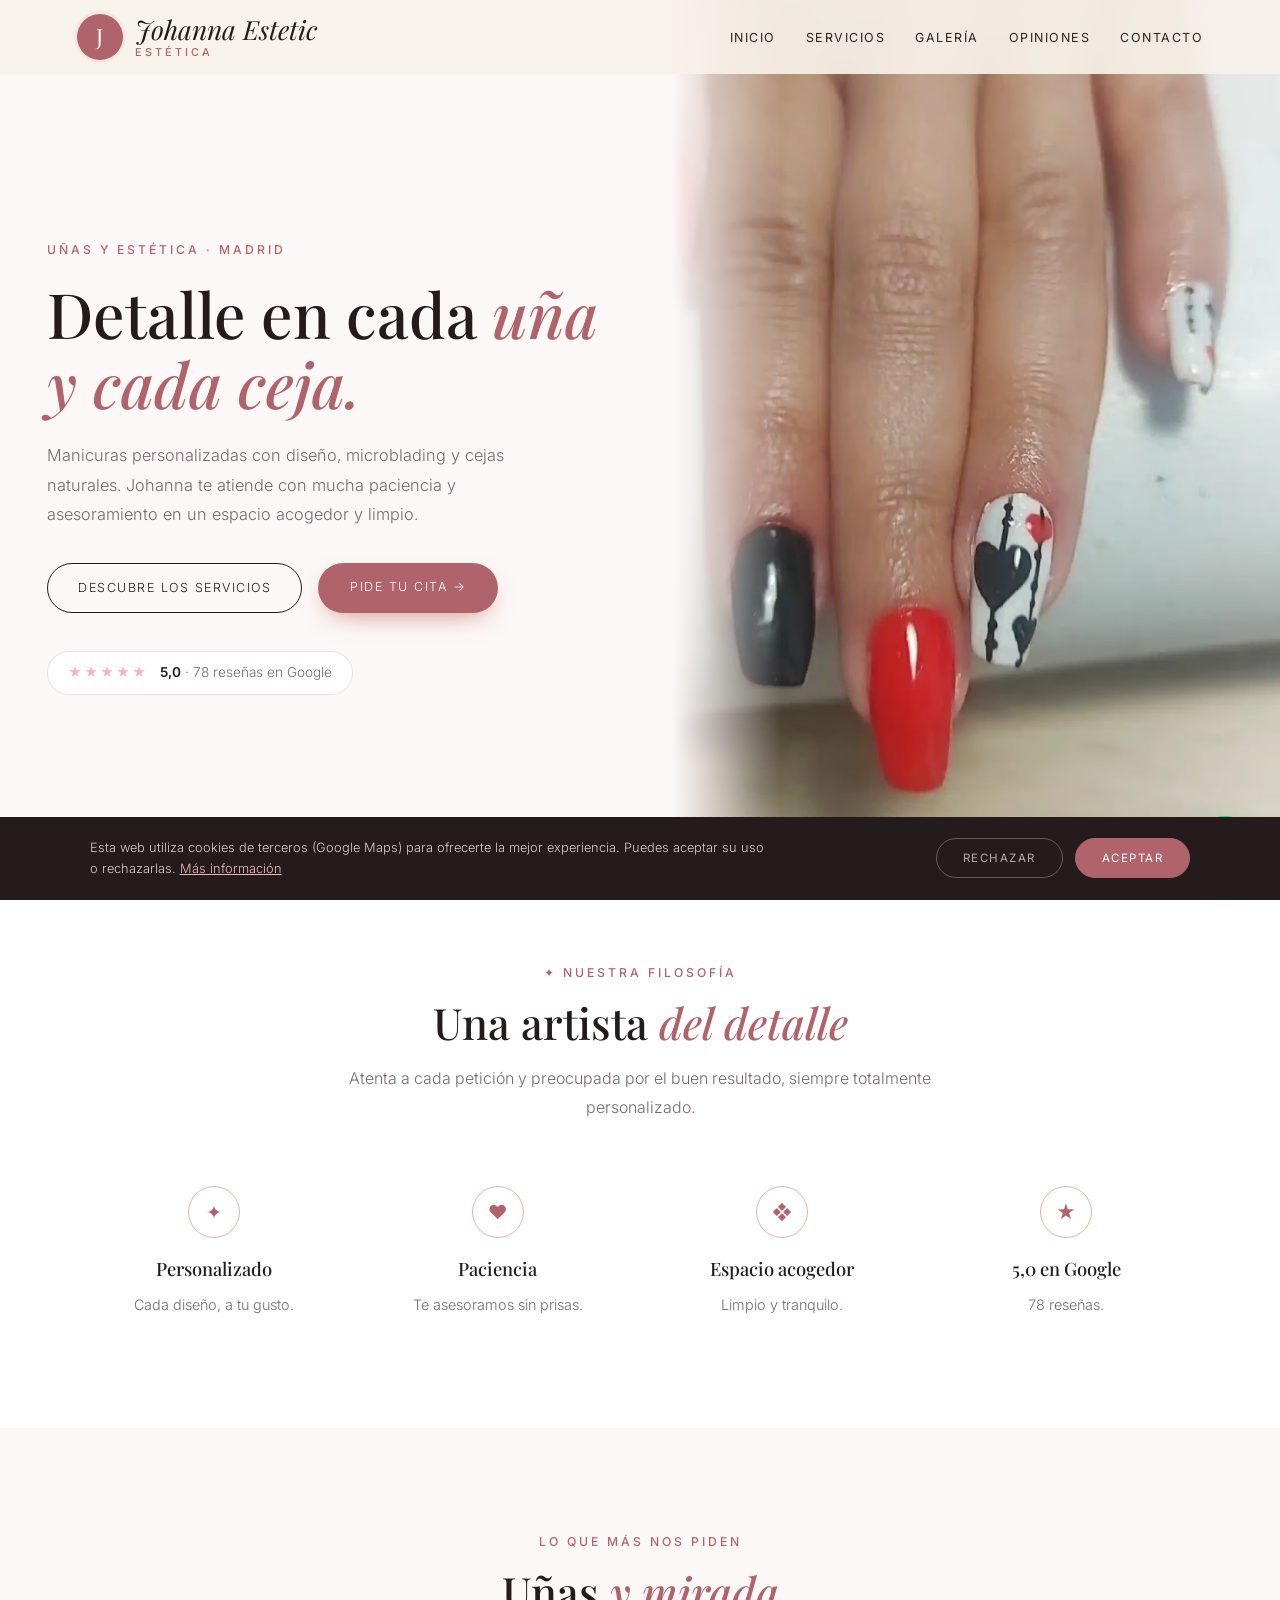
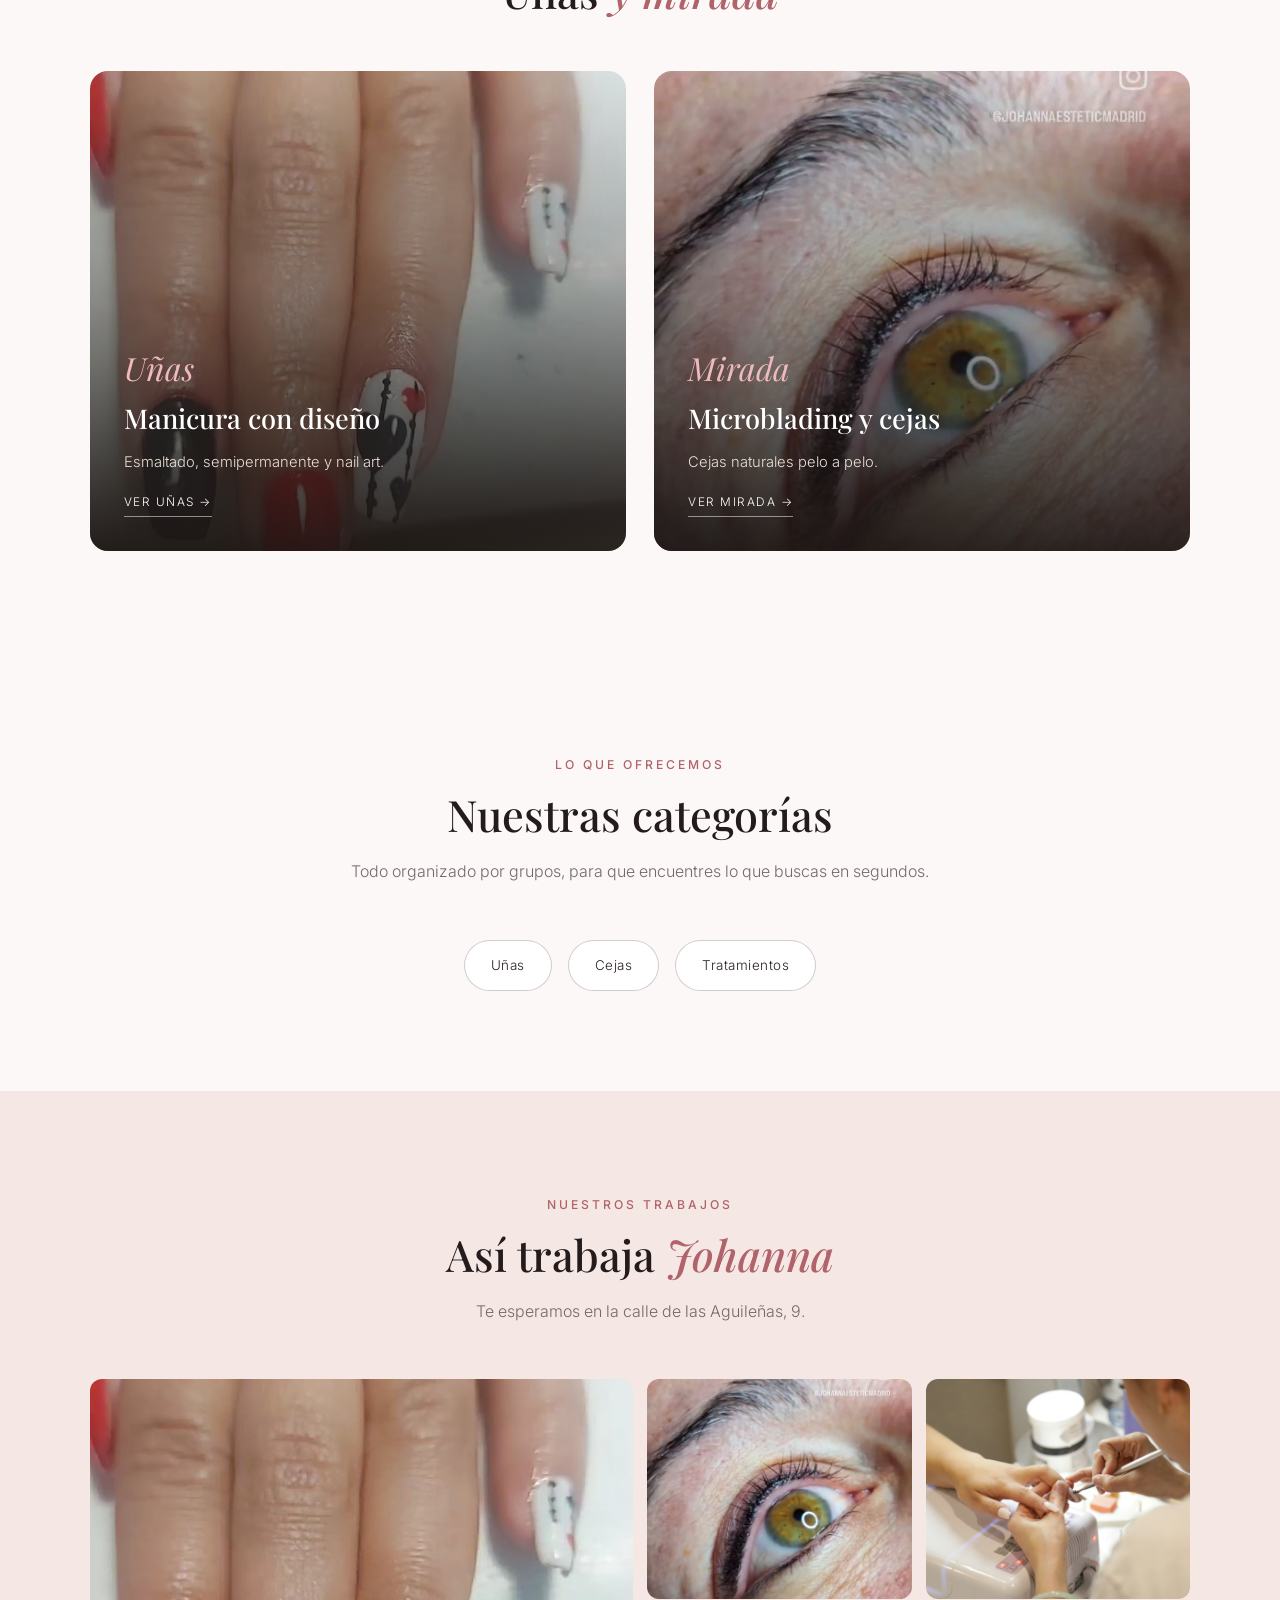
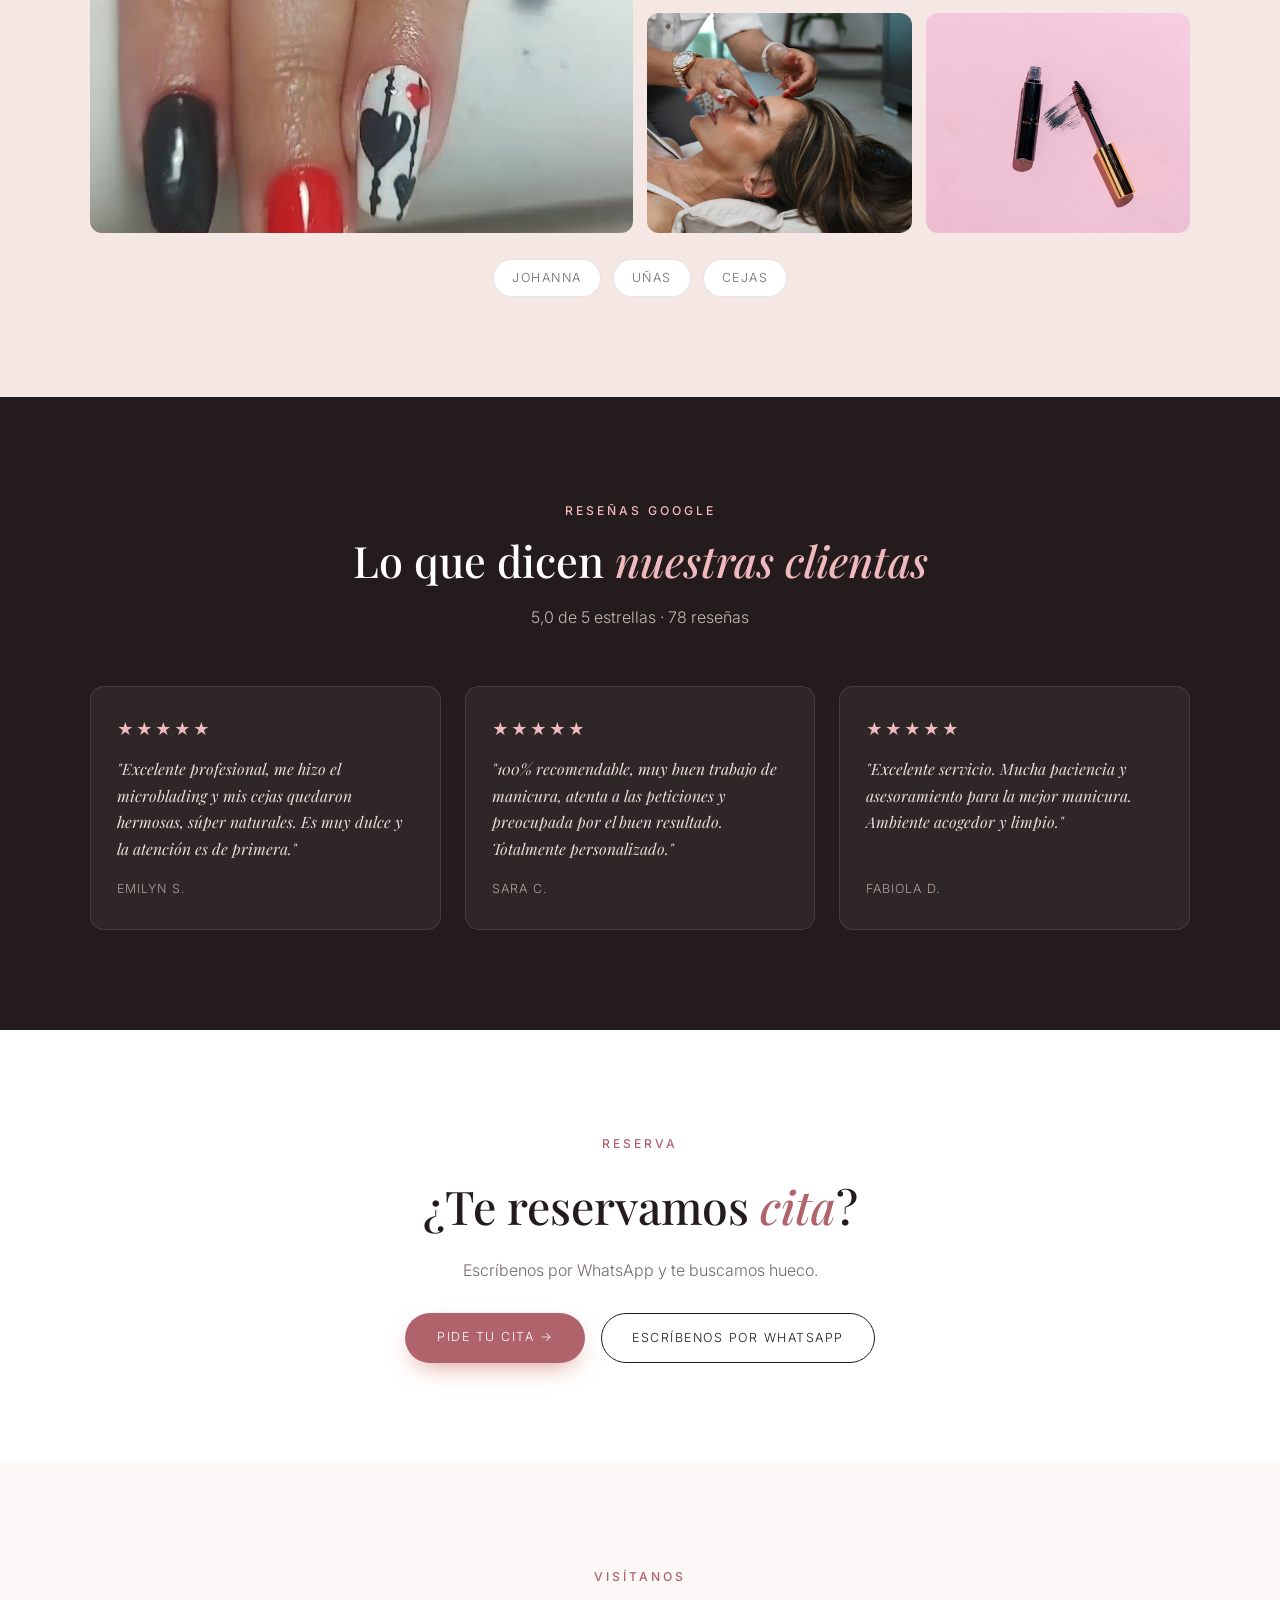
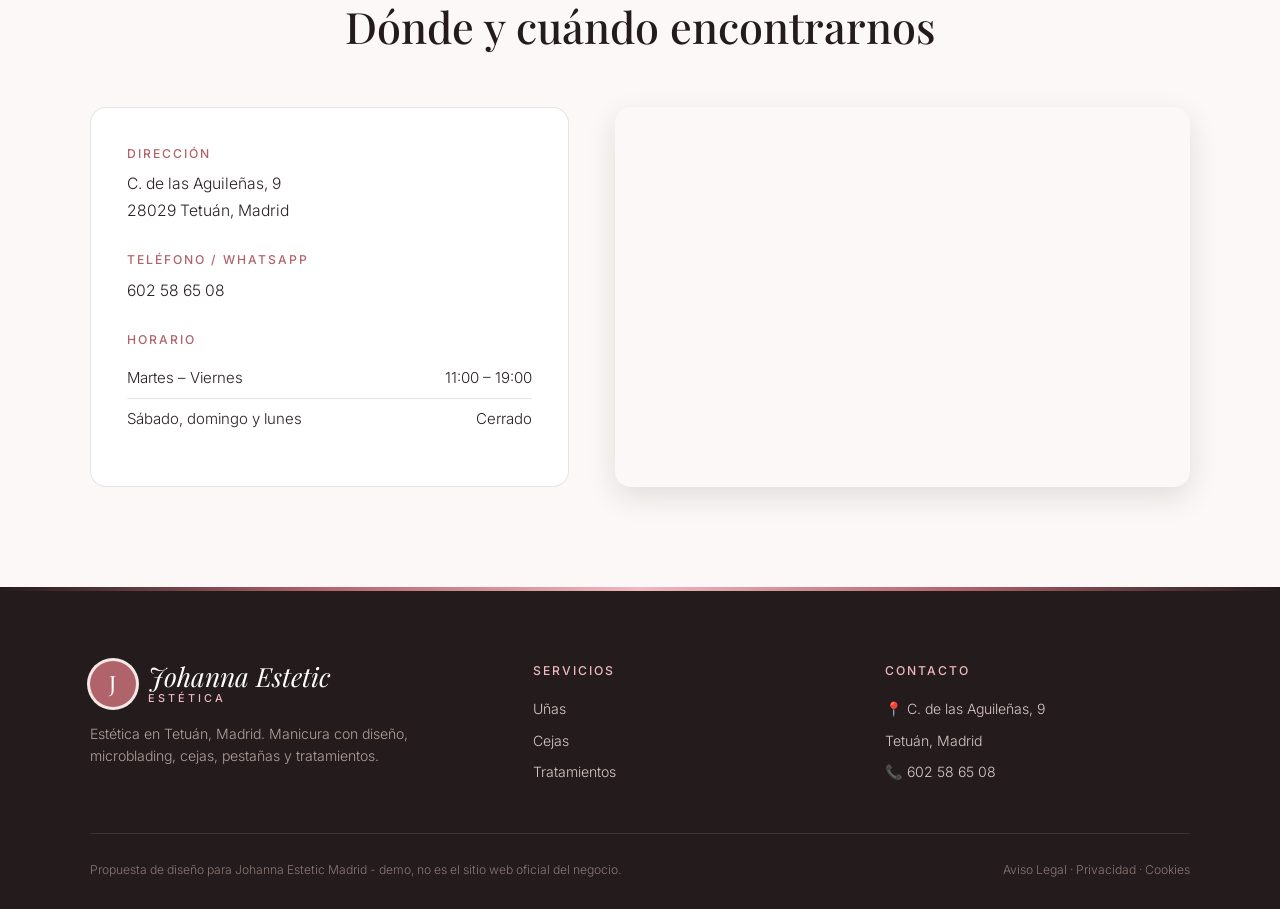
<file: index.html>
<!DOCTYPE html>
<html lang="es">
<head>
<meta charset="UTF-8">
<meta name="viewport" content="width=device-width, initial-scale=1.0">
<title>Johanna Estetic Madrid — Uñas, cejas y estética en Tetuán, Madrid</title>
<meta name="description" content="Johanna Estetic Madrid, en C. de las Aguileñas 9 (Tetuán, Madrid). Manicura y uñas con diseño, microblading y diseño de cejas, pestañas y tratamientos. 5,0★ con 78 reseñas en Google.">
<meta name="theme-color" content="#241b1c">
<meta property="og:title" content="Johanna Estetic Madrid · Madrid">
<meta property="og:image" content="maps_01.jpg">

<link rel="preconnect" href="https://fonts.googleapis.com"><link rel="preconnect" href="https://fonts.gstatic.com" crossorigin><link href="https://fonts.googleapis.com/css2?family=Playfair+Display:wght@600&family=Inter:wght@300;400;500;600&display=swap" rel="stylesheet">
<link rel="stylesheet" href="styles.css">
</head>
<body>

<header id="header">
  <a href="index.html" class="logo" aria-label="Johanna Estetic Madrid, inicio"><span class="logo-mark">J</span><span class="logo-text"><span class="script">Johanna Estetic</span><small>estética</small></span></a>
  <nav id="nav" aria-label="Navegación principal"><ul><li><a href="index.html#inicio">Inicio</a></li><li><a href="servicios.html">Servicios</a></li><li><a href="index.html#galeria">Galería</a></li><li><a href="index.html#opiniones">Opiniones</a></li><li><a href="index.html#contacto">Contacto</a></li></ul></nav><button class="nav-toggle" id="navToggle" aria-label="Abrir menú">☰</button>
</header>

<section class="hero" id="inicio">
  <div class="hero-text">
    <span class="eyebrow">Uñas y estética · Madrid</span>
    <h1>Detalle en cada <em>uña y cada ceja.</em></h1>
    <p>Manicuras personalizadas con diseño, microblading y cejas naturales. Johanna te atiende con mucha paciencia y asesoramiento en un espacio acogedor y limpio.</p>
    <div class="hero-ctas">
      <a href="servicios.html" class="btn-outline">Descubre los servicios</a>
      <a href="https://wa.me/34602586508?text=Hola%2C%20quiero%20pedir%20cita%20con%20Johanna" class="btn-solid" target="_blank" rel="noopener">Pide tu cita →</a>
    </div>
    <a class="hero-rating" href="https://www.google.com/maps/search/?api=1&query=Johanna+Estetic+Madrid,+C.+de+las+Aguile%C3%B1as+9,+Madrid" target="_blank" rel="noopener"><span class="stars">★★★★★</span><span><strong>5,0</strong> · 78 reseñas en Google</span></a>
  </div>
  <div class="hero-img"><img src="maps_01.jpg" alt="Manicura con diseño hecha por Johanna" style="object-position:center 50%;"></div>
</section>

<section class="trust">
  <div class="section-head">
    <span class="eyebrow">✦ Nuestra filosofía</span>
    <h2>Una artista <em>del detalle</em></h2>
    <p>Atenta a cada petición y preocupada por el buen resultado, siempre totalmente personalizado.</p>
  </div>
  <div class="trust-grid">
    <div class="trust-card"><span class="trust-ic">✦</span><h3>Personalizado</h3><p>Cada diseño, a tu gusto.</p></div>
    <div class="trust-card"><span class="trust-ic">♥</span><h3>Paciencia</h3><p>Te asesoramos sin prisas.</p></div>
    <div class="trust-card"><span class="trust-ic">❖</span><h3>Espacio acogedor</h3><p>Limpio y tranquilo.</p></div>
    <div class="trust-card"><span class="trust-ic">★</span><h3>5,0 en Google</h3><p>78 reseñas.</p></div>
  </div>
</section>

<section class="worlds">
  <div class="section-head">
    <span class="eyebrow">Lo que más nos piden</span>
    <h2>Uñas <em>y mirada</em></h2>
  </div>
  <div class="worlds-grid">
    <a href="servicios.html#unas" class="world-card"><img src="maps_01.jpg" alt="Manicura con diseño"><div class="world-text"><span class="script">Uñas</span><h3>Manicura con diseño</h3><p>Esmaltado, semipermanente y nail art.</p><span class="world-link">Ver uñas →</span></div></a>
    <a href="servicios.html#mirada" class="world-card"><img src="maps_03.jpg" alt="Microblading y cejas"><div class="world-text"><span class="script">Mirada</span><h3>Microblading y cejas</h3><p>Cejas naturales pelo a pelo.</p><span class="world-link">Ver mirada →</span></div></a>
  </div>
</section>

<section>
  <div class="section-head">
    <span class="eyebrow">Lo que ofrecemos</span>
    <h2>Nuestras categorías</h2>
    <p>Todo organizado por grupos, para que encuentres lo que buscas en segundos.</p>
  </div>
  <div class="cat-pills">
    <a href="servicios.html#unas" class="cat-pill">Uñas</a>
    <a href="servicios.html#mirada" class="cat-pill">Cejas</a>
    <a href="servicios.html#facial" class="cat-pill">Tratamientos</a>
  </div>
</section>

<section class="gallery-wrap" id="galeria">
  <div class="section-head">
    <span class="eyebrow">Nuestros trabajos</span>
    <h2>Así trabaja <em>Johanna</em></h2>
    <p>Te esperamos en la calle de las Aguileñas, 9.</p>
  </div>
  <div class="gallery">
    <figure class="big"><img src="maps_01.jpg" alt="Manicura con diseño" loading="lazy"></figure>
    <figure><img src="maps_03.jpg" alt="Microblading de cejas" loading="lazy"></figure>
    <figure><img src="u_mani.jpg" alt="Manicura" loading="lazy"></figure>
    <figure><img src="u_cejas.jpg" alt="Diseño de cejas" loading="lazy"></figure>
    <figure><img src="u_pestanas.jpg" alt="Pestañas" loading="lazy"></figure>
  </div>
  <div class="brands"><span>Johanna</span><span>Uñas</span><span>Cejas</span></div>
</section>

<section class="reviews-wrap" id="opiniones">
  <div class="section-head">
    <span class="eyebrow">Reseñas Google</span>
    <h2>Lo que dicen <em>nuestras clientas</em></h2>
    <p>5,0 de 5 estrellas · 78 reseñas</p>
  </div>
  <div class="review-grid">
    <div class="review-card"><div class="stars">★★★★★</div><p>"Excelente profesional, me hizo el microblading y mis cejas quedaron hermosas, súper naturales. Es muy dulce y la atención es de primera."</p><cite>Emilyn S.</cite></div>
    <div class="review-card"><div class="stars">★★★★★</div><p>"100% recomendable, muy buen trabajo de manicura, atenta a las peticiones y preocupada por el buen resultado. Totalmente personalizado."</p><cite>Sara C.</cite></div>
    <div class="review-card"><div class="stars">★★★★★</div><p>"Excelente servicio. Mucha paciencia y asesoramiento para la mejor manicura. Ambiente acogedor y limpio."</p><cite>Fabiola D.</cite></div>
  </div>
</section>

<section class="cta-section">
  <span class="eyebrow">Reserva</span>
  <h2>¿Te reservamos <em>cita</em>?</h2>
  <p>Escríbenos por WhatsApp y te buscamos hueco.</p>
  <div class="cta-row">
    <a href="https://wa.me/34602586508?text=Hola%2C%20quiero%20pedir%20cita%20con%20Johanna" class="btn-solid" target="_blank" rel="noopener">Pide tu cita →</a>
    <a href="https://wa.me/34602586508?text=Hola%2C%20quiero%20pedir%20cita%20con%20Johanna" class="btn-outline" target="_blank" rel="noopener">Escríbenos por WhatsApp</a>
  </div>
</section>

<section class="contact-section" id="contacto">
  <div class="section-head">
    <span class="eyebrow">Visítanos</span>
    <h2>Dónde y cuándo encontrarnos</h2>
  </div>
  <div class="contact-grid">
    <div class="contact-info">
      <div class="contact-block"><h3>Dirección</h3><p>C. de las Aguileñas, 9<br>28029 Tetuán, Madrid</p></div>
      <div class="contact-block"><h3>Teléfono / WhatsApp</h3><p><a href="tel:+34602586508">602 58 65 08</a></p></div>
      <div class="contact-block"><h3>Horario</h3><ul class="hours-list"><li><span>Martes – Viernes</span><span>11:00 – 19:00</span></li><li><span>Sábado, domingo y lunes</span><span>Cerrado</span></li></ul></div>
      
    </div>
    <div class="contact-map">
      <iframe title="Mapa de Johanna Estetic Madrid" src="https://www.google.com/maps?q=Johanna+Estetic+Madrid,+C.+de+las+Aguile%C3%B1as+9,+Madrid&output=embed" width="100%" height="100%" style="border:0;" allowfullscreen="" loading="lazy" referrerpolicy="no-referrer-when-downgrade"></iframe>
    </div>
  </div>
</section>

<footer>
  <div class="footer-grid">
    <div class="footer-brand">
      <a href="index.html" class="logo light"><span class="logo-mark">J</span><span class="logo-text"><span class="script">Johanna Estetic</span><small>estética</small></span></a>
      <p>Estética en Tetuán, Madrid. Manicura con diseño, microblading, cejas, pestañas y tratamientos.</p>
    </div>
    <div><h4>Servicios</h4><ul><li><a href="servicios.html#unas">Uñas</a></li><li><a href="servicios.html#mirada">Cejas</a></li><li><a href="servicios.html#facial">Tratamientos</a></li></ul></div>
    <div><h4>Contacto</h4><ul><li>📍 C. de las Aguileñas, 9</li><li>Tetuán, Madrid</li><li>📞 <a href="tel:+34602586508">602 58 65 08</a></li></ul></div>
  </div>
  <div class="footer-bottom">
    <span>Propuesta de diseño para Johanna Estetic Madrid - demo, no es el sitio web oficial del negocio.</span>
    <span><a href="aviso-legal.html">Aviso Legal</a> &middot; <a href="politica-privacidad.html">Privacidad</a> &middot; <a href="politica-cookies.html">Cookies</a></span>
  </div>
</footer>

<div id="cookie-banner" class="cookie-banner"><p>Esta web utiliza cookies de terceros (Google Maps) para ofrecerte la mejor experiencia. Puedes aceptar su uso o rechazarlas. <a href="politica-cookies.html">Más información</a></p><div class="cookie-actions"><button onclick="setCookieChoice('rejected')" class="ck-reject">Rechazar</button><button onclick="setCookieChoice('accepted')" class="ck-accept">Aceptar</button></div></div>
<div class="social-fabs"><a class="wa-fab" href="https://wa.me/34602586508?text=Hola%2C%20quiero%20pedir%20cita%20con%20Johanna" target="_blank" rel="noopener" aria-label="Escribir por WhatsApp"><svg width="28" height="28" viewBox="0 0 24 24" fill="white"><path d="M17.5 14.4c-.3-.1-1.8-.9-2-1s-.5-.1-.7.1-.8 1-.9 1.2-.3.2-.6.1a8.2 8.2 0 0 1-2.4-1.5 9 9 0 0 1-1.7-2.1c-.2-.3 0-.5.1-.6l.4-.5.3-.5v-.5l-.9-2.2c-.2-.6-.5-.5-.7-.5h-.6a1.1 1.1 0 0 0-.8.4 3.4 3.4 0 0 0-1 2.5 5.9 5.9 0 0 0 1.2 3.1 13.5 13.5 0 0 0 5.2 4.6c2.6 1 2.6.7 3.1.6a2.6 2.6 0 0 0 1.7-1.2 2.1 2.1 0 0 0 .2-1.2c-.1-.1-.3-.2-.6-.3ZM12 21.8a9.8 9.8 0 0 1-5-1.4l-.4-.2-3.7 1 1-3.6-.2-.4A9.8 9.8 0 1 1 12 21.8Zm8.4-18.3A11.8 11.8 0 0 0 1.8 17.7L.2 23.8l6.3-1.6a11.8 11.8 0 0 0 5.6 1.4A11.8 11.8 0 0 0 20.4 3.5Z"/></svg></a></div>
<script src="main.js"></script>
</body>
</html>
</file>
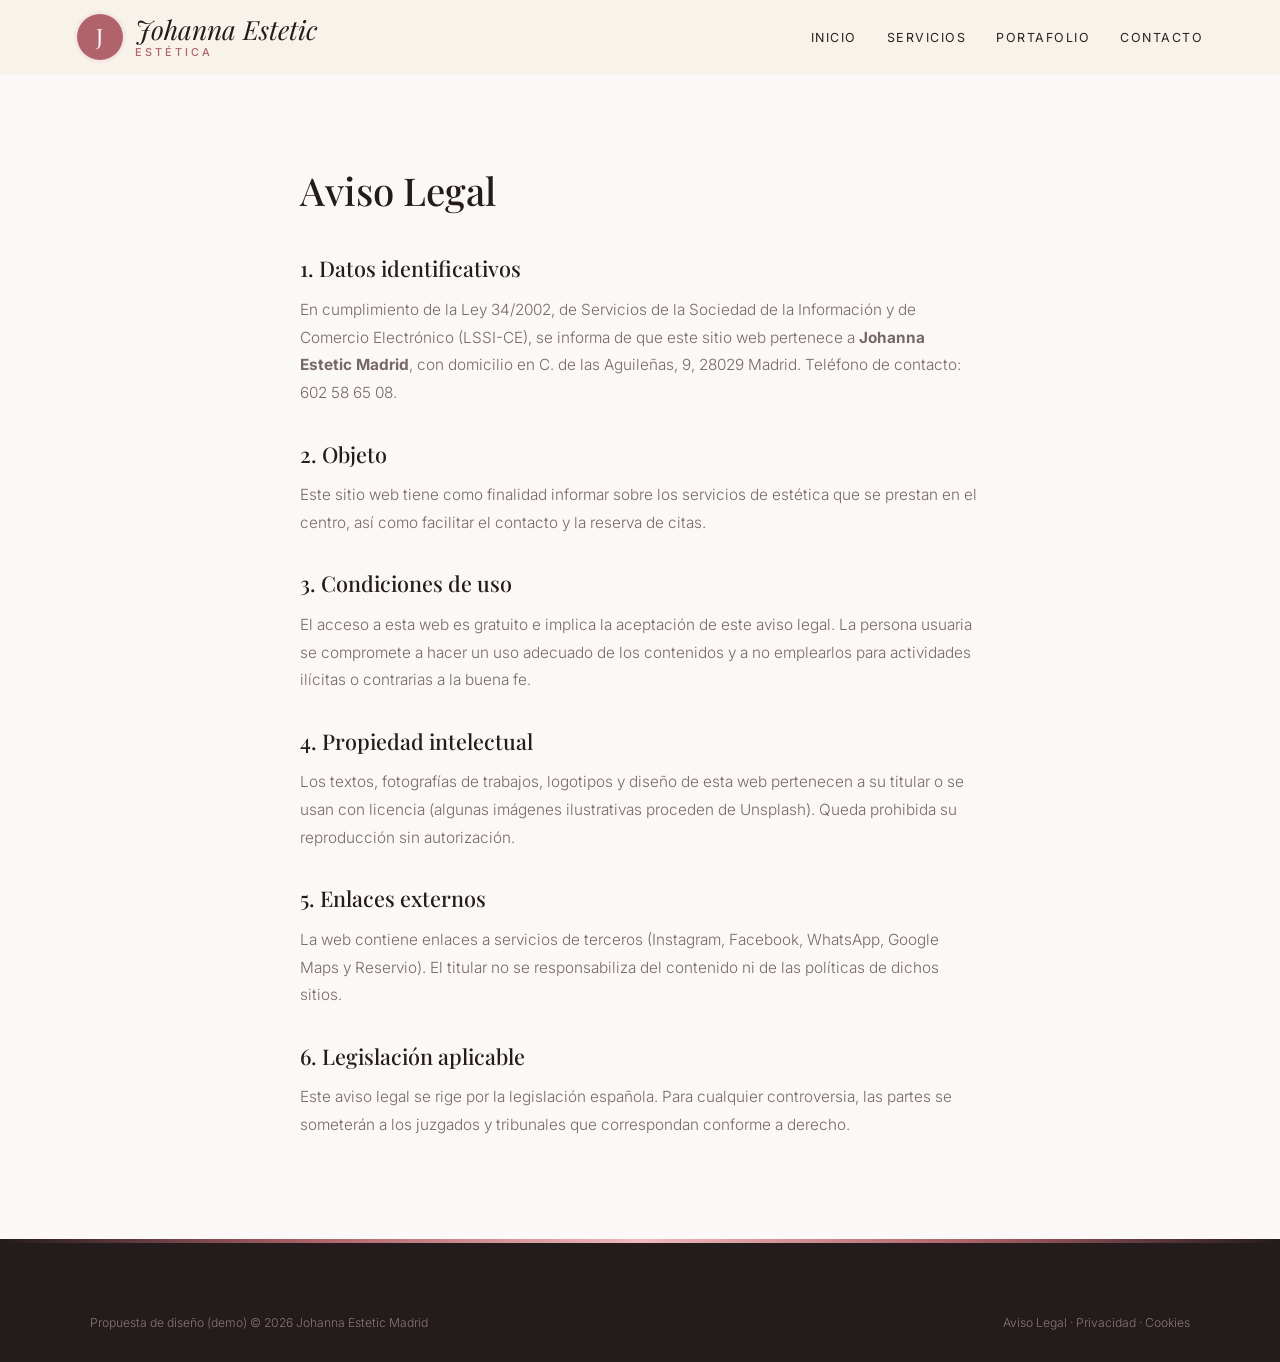
<file: aviso-legal.html>
<!DOCTYPE html>
<html lang="es">
<head>
<meta charset="UTF-8">
<meta name="viewport" content="width=device-width, initial-scale=1.0">
<title>Aviso Legal — Johanna Estetic Madrid</title>
<meta name="robots" content="noindex">

<link rel="preconnect" href="https://fonts.googleapis.com">
<link href="https://fonts.googleapis.com/css2?family=Playfair+Display:wght@600&family=Inter:wght@300;400;500;600&display=swap" rel="stylesheet">
<link rel="stylesheet" href="styles.css">
</head>
<body>
<header id="header" class="scrolled">
  <a href="index.html" class="logo" aria-label="Johanna Estetic Madrid, inicio">
    <span class="logo-mark">J</span>
    <span class="logo-text"><span class="script">Johanna Estetic</span><small>estética</small></span>
  </a>
  <nav id="nav" aria-label="Navegación principal">
    <ul>
      <li><a href="index.html#inicio">Inicio</a></li>
      <li><a href="servicios.html">Servicios</a></li>
      <li><a href="portafolio.html">Portafolio</a></li>
      <li><a href="index.html#contacto">Contacto</a></li>
    </ul>
  </nav>
  <button class="nav-toggle" id="navToggle" aria-label="Abrir menú">☰</button>
</header>
<main class="legal"><h1>Aviso Legal</h1>
<h2>1. Datos identificativos</h2>
<p>En cumplimiento de la Ley 34/2002, de Servicios de la Sociedad de la Información y de Comercio Electrónico (LSSI-CE), se informa de que este sitio web pertenece a <strong>Johanna Estetic Madrid</strong>, con domicilio en C. de las Aguileñas, 9, 28029 Madrid. Teléfono de contacto: 602 58 65 08.</p>
<h2>2. Objeto</h2>
<p>Este sitio web tiene como finalidad informar sobre los servicios de estética que se prestan en el centro, así como facilitar el contacto y la reserva de citas.</p>
<h2>3. Condiciones de uso</h2>
<p>El acceso a esta web es gratuito e implica la aceptación de este aviso legal. La persona usuaria se compromete a hacer un uso adecuado de los contenidos y a no emplearlos para actividades ilícitas o contrarias a la buena fe.</p>
<h2>4. Propiedad intelectual</h2>
<p>Los textos, fotografías de trabajos, logotipos y diseño de esta web pertenecen a su titular o se usan con licencia (algunas imágenes ilustrativas proceden de Unsplash). Queda prohibida su reproducción sin autorización.</p>
<h2>5. Enlaces externos</h2>
<p>La web contiene enlaces a servicios de terceros (Instagram, Facebook, WhatsApp, Google Maps y Reservio). El titular no se responsabiliza del contenido ni de las políticas de dichos sitios.</p>
<h2>6. Legislación aplicable</h2>
<p>Este aviso legal se rige por la legislación española. Para cualquier controversia, las partes se someterán a los juzgados y tribunales que correspondan conforme a derecho.</p></main>
<footer>
  <div class="footer-bottom" style="margin-top:0">
    <span>Propuesta de diseño (demo) © 2026 Johanna Estetic Madrid</span>
    <span><a href="aviso-legal.html">Aviso Legal</a> &middot; <a href="politica-privacidad.html">Privacidad</a> &middot; <a href="politica-cookies.html">Cookies</a></span>
  </div>
</footer>
<script src="main.js"></script>
</body>
</html>
</file>
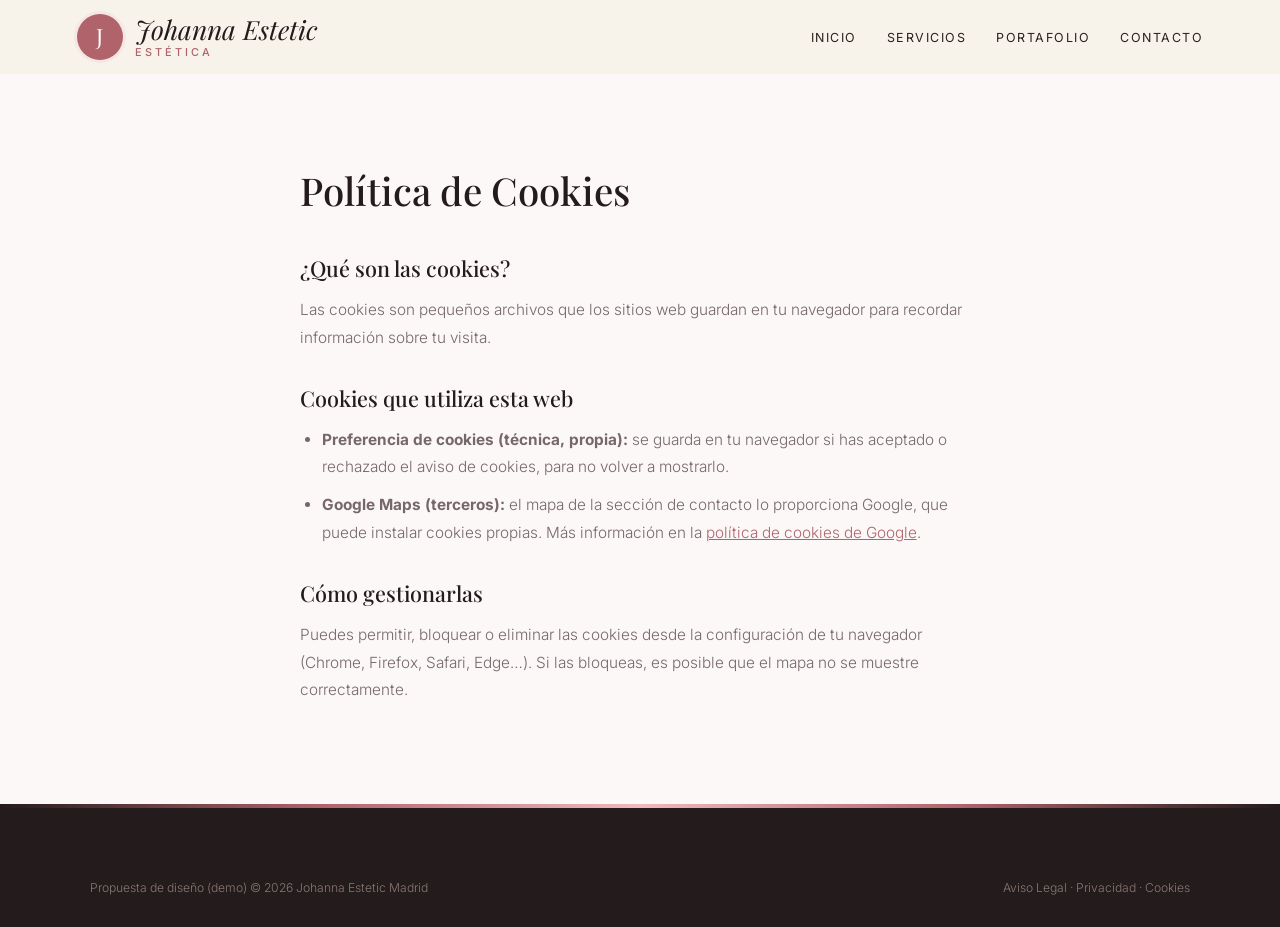
<file: politica-cookies.html>
<!DOCTYPE html>
<html lang="es">
<head>
<meta charset="UTF-8">
<meta name="viewport" content="width=device-width, initial-scale=1.0">
<title>Política de Cookies — Johanna Estetic Madrid</title>
<meta name="robots" content="noindex">

<link rel="preconnect" href="https://fonts.googleapis.com">
<link href="https://fonts.googleapis.com/css2?family=Playfair+Display:wght@600&family=Inter:wght@300;400;500;600&display=swap" rel="stylesheet">
<link rel="stylesheet" href="styles.css">
</head>
<body>
<header id="header" class="scrolled">
  <a href="index.html" class="logo" aria-label="Johanna Estetic Madrid, inicio">
    <span class="logo-mark">J</span>
    <span class="logo-text"><span class="script">Johanna Estetic</span><small>estética</small></span>
  </a>
  <nav id="nav" aria-label="Navegación principal">
    <ul>
      <li><a href="index.html#inicio">Inicio</a></li>
      <li><a href="servicios.html">Servicios</a></li>
      <li><a href="portafolio.html">Portafolio</a></li>
      <li><a href="index.html#contacto">Contacto</a></li>
    </ul>
  </nav>
  <button class="nav-toggle" id="navToggle" aria-label="Abrir menú">☰</button>
</header>
<main class="legal"><h1>Política de Cookies</h1>
<h2>¿Qué son las cookies?</h2>
<p>Las cookies son pequeños archivos que los sitios web guardan en tu navegador para recordar información sobre tu visita.</p>
<h2>Cookies que utiliza esta web</h2>
<ul>
<li><strong>Preferencia de cookies (técnica, propia):</strong> se guarda en tu navegador si has aceptado o rechazado el aviso de cookies, para no volver a mostrarlo.</li>
<li><strong>Google Maps (terceros):</strong> el mapa de la sección de contacto lo proporciona Google, que puede instalar cookies propias. Más información en la <a href="https://policies.google.com/technologies/cookies" target="_blank" rel="noopener">política de cookies de Google</a>.</li>
</ul>
<h2>Cómo gestionarlas</h2>
<p>Puedes permitir, bloquear o eliminar las cookies desde la configuración de tu navegador (Chrome, Firefox, Safari, Edge…). Si las bloqueas, es posible que el mapa no se muestre correctamente.</p></main>
<footer>
  <div class="footer-bottom" style="margin-top:0">
    <span>Propuesta de diseño (demo) © 2026 Johanna Estetic Madrid</span>
    <span><a href="aviso-legal.html">Aviso Legal</a> &middot; <a href="politica-privacidad.html">Privacidad</a> &middot; <a href="politica-cookies.html">Cookies</a></span>
  </div>
</footer>
<script src="main.js"></script>
</body>
</html>
</file>
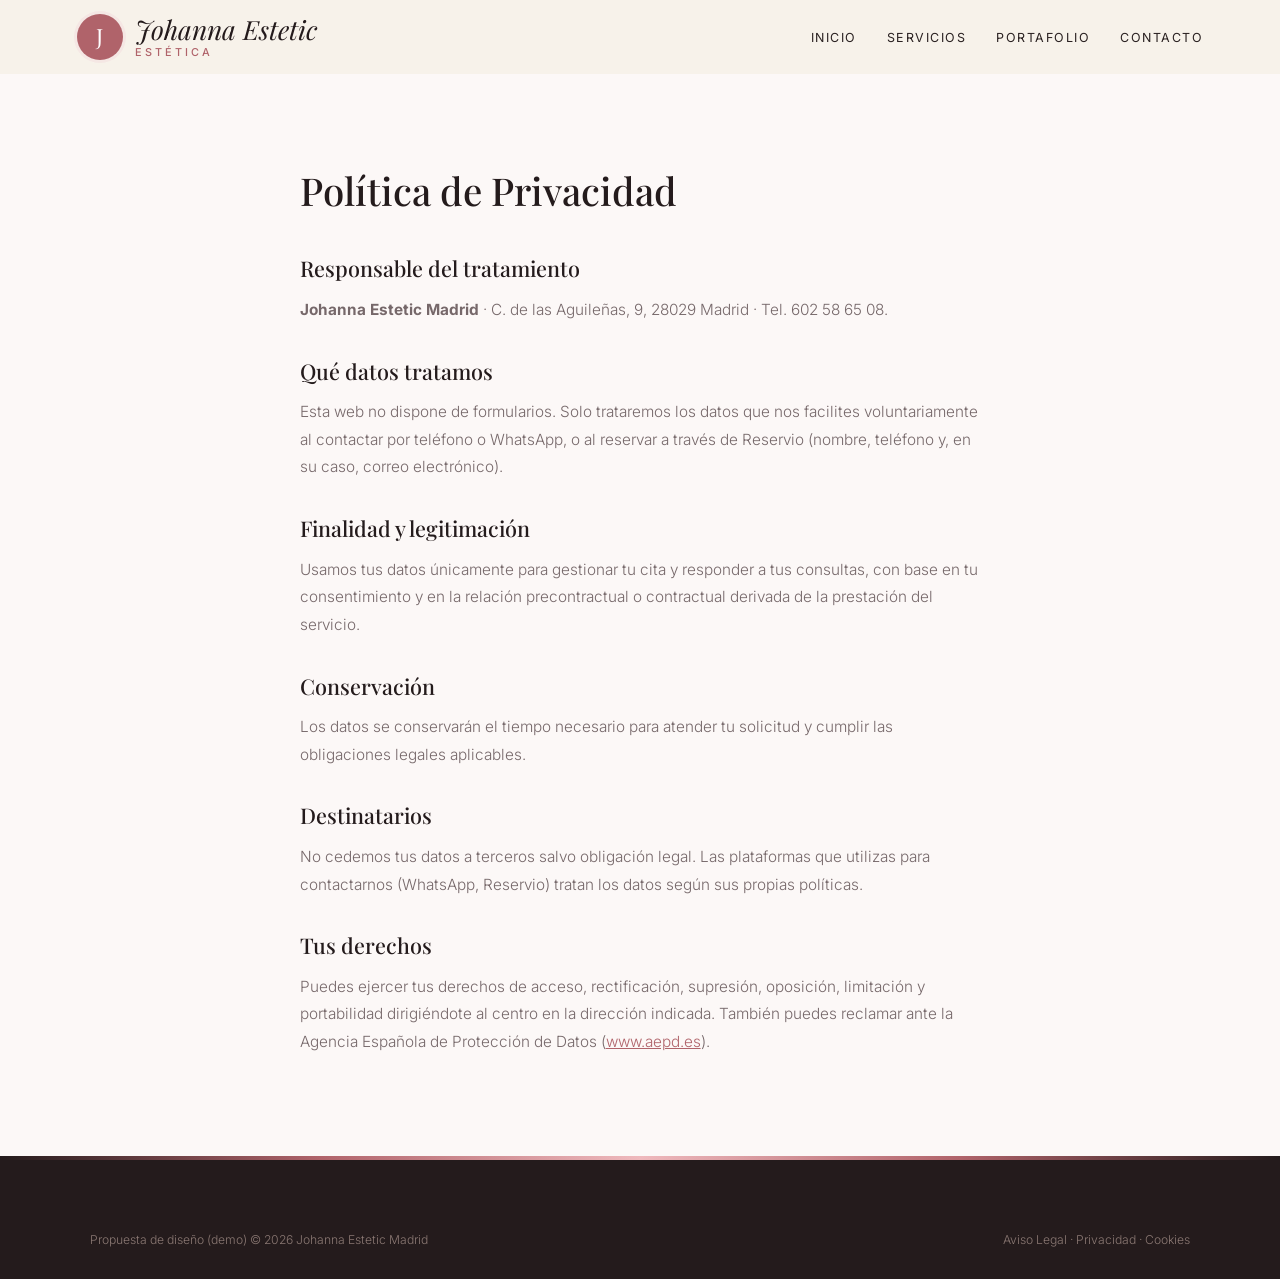
<file: politica-privacidad.html>
<!DOCTYPE html>
<html lang="es">
<head>
<meta charset="UTF-8">
<meta name="viewport" content="width=device-width, initial-scale=1.0">
<title>Política de Privacidad — Johanna Estetic Madrid</title>
<meta name="robots" content="noindex">

<link rel="preconnect" href="https://fonts.googleapis.com">
<link href="https://fonts.googleapis.com/css2?family=Playfair+Display:wght@600&family=Inter:wght@300;400;500;600&display=swap" rel="stylesheet">
<link rel="stylesheet" href="styles.css">
</head>
<body>
<header id="header" class="scrolled">
  <a href="index.html" class="logo" aria-label="Johanna Estetic Madrid, inicio">
    <span class="logo-mark">J</span>
    <span class="logo-text"><span class="script">Johanna Estetic</span><small>estética</small></span>
  </a>
  <nav id="nav" aria-label="Navegación principal">
    <ul>
      <li><a href="index.html#inicio">Inicio</a></li>
      <li><a href="servicios.html">Servicios</a></li>
      <li><a href="portafolio.html">Portafolio</a></li>
      <li><a href="index.html#contacto">Contacto</a></li>
    </ul>
  </nav>
  <button class="nav-toggle" id="navToggle" aria-label="Abrir menú">☰</button>
</header>
<main class="legal"><h1>Política de Privacidad</h1>
<h2>Responsable del tratamiento</h2>
<p><strong>Johanna Estetic Madrid</strong> · C. de las Aguileñas, 9, 28029 Madrid · Tel. 602 58 65 08.</p>
<h2>Qué datos tratamos</h2>
<p>Esta web no dispone de formularios. Solo trataremos los datos que nos facilites voluntariamente al contactar por teléfono o WhatsApp, o al reservar a través de Reservio (nombre, teléfono y, en su caso, correo electrónico).</p>
<h2>Finalidad y legitimación</h2>
<p>Usamos tus datos únicamente para gestionar tu cita y responder a tus consultas, con base en tu consentimiento y en la relación precontractual o contractual derivada de la prestación del servicio.</p>
<h2>Conservación</h2>
<p>Los datos se conservarán el tiempo necesario para atender tu solicitud y cumplir las obligaciones legales aplicables.</p>
<h2>Destinatarios</h2>
<p>No cedemos tus datos a terceros salvo obligación legal. Las plataformas que utilizas para contactarnos (WhatsApp, Reservio) tratan los datos según sus propias políticas.</p>
<h2>Tus derechos</h2>
<p>Puedes ejercer tus derechos de acceso, rectificación, supresión, oposición, limitación y portabilidad dirigiéndote al centro en la dirección indicada. También puedes reclamar ante la Agencia Española de Protección de Datos (<a href="https://www.aepd.es" target="_blank" rel="noopener">www.aepd.es</a>).</p></main>
<footer>
  <div class="footer-bottom" style="margin-top:0">
    <span>Propuesta de diseño (demo) © 2026 Johanna Estetic Madrid</span>
    <span><a href="aviso-legal.html">Aviso Legal</a> &middot; <a href="politica-privacidad.html">Privacidad</a> &middot; <a href="politica-cookies.html">Cookies</a></span>
  </div>
</footer>
<script src="main.js"></script>
</body>
</html>
</file>
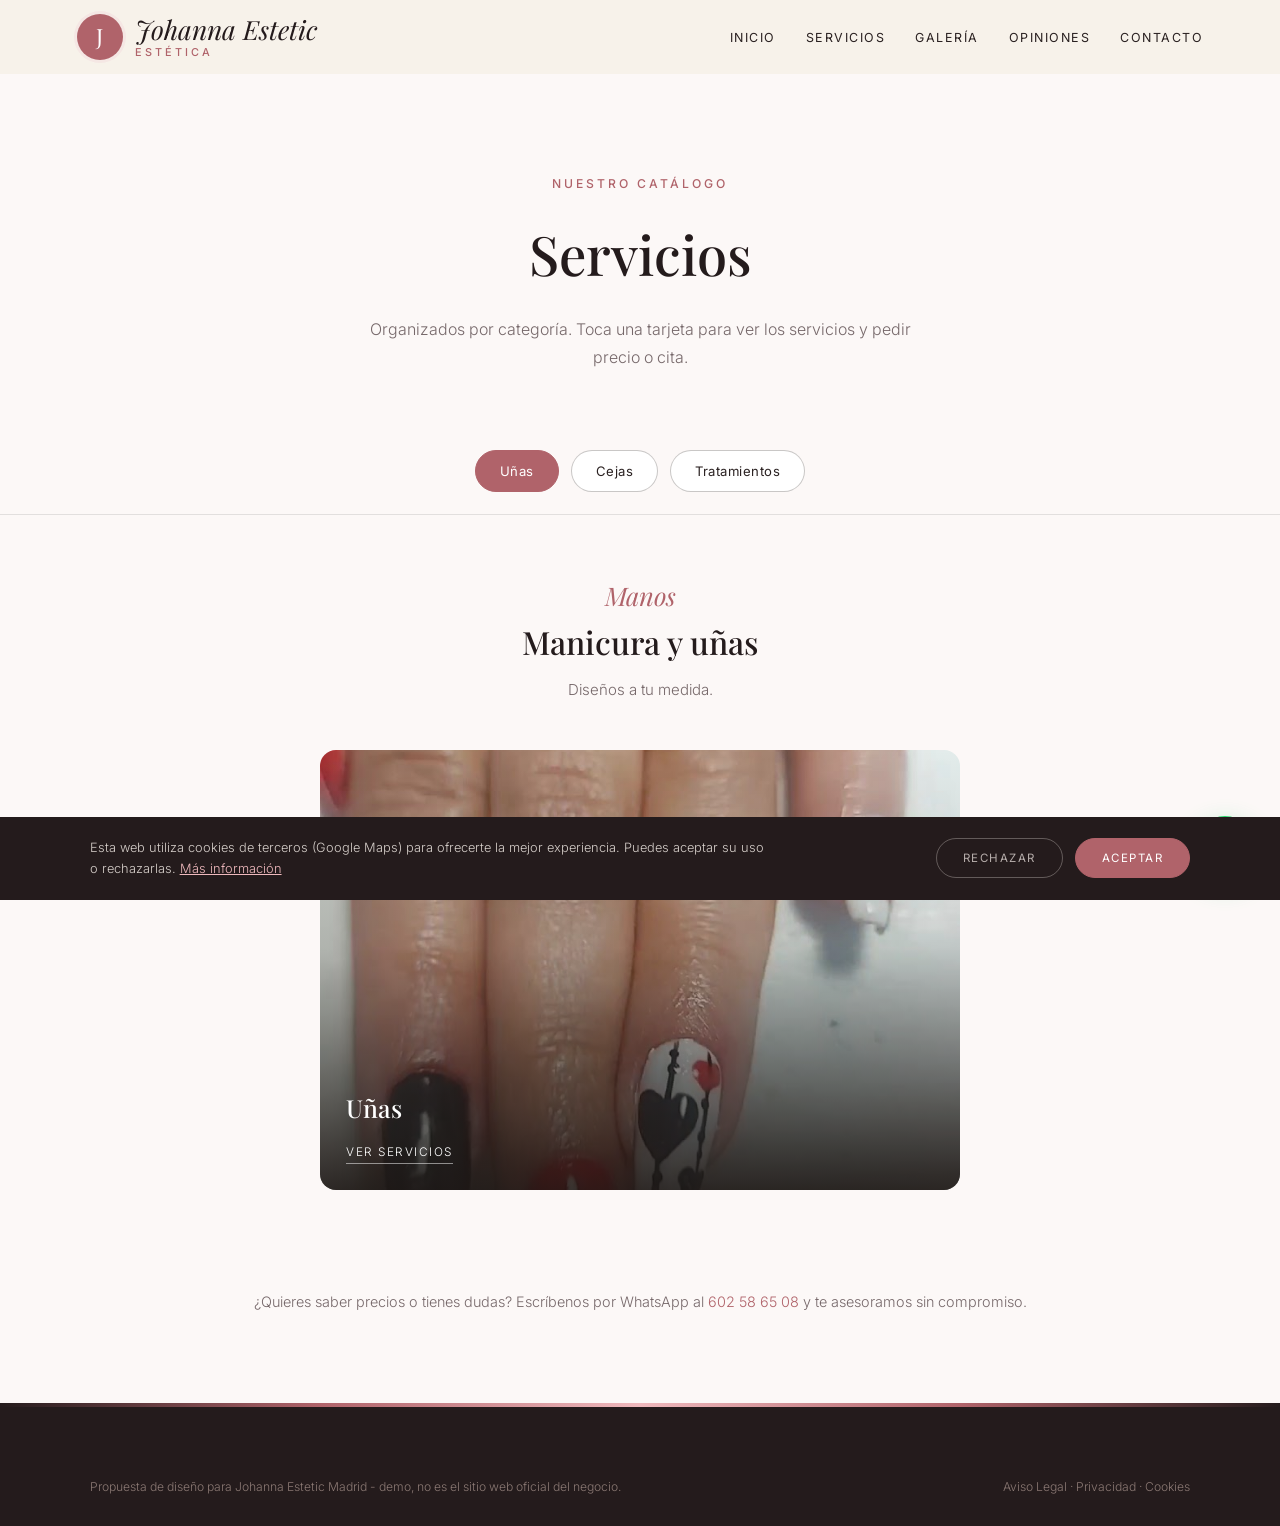
<file: servicios.html>
<!DOCTYPE html>
<html lang="es">
<head>
<meta charset="UTF-8">
<meta name="viewport" content="width=device-width, initial-scale=1.0">
<title>Servicios — Johanna Estetic Madrid · Madrid</title>
<meta name="description" content="Servicios de Johanna Estetic Madrid en Madrid.">

<link rel="preconnect" href="https://fonts.googleapis.com"><link rel="preconnect" href="https://fonts.gstatic.com" crossorigin><link href="https://fonts.googleapis.com/css2?family=Playfair+Display:wght@600&family=Inter:wght@300;400;500;600&display=swap" rel="stylesheet">
<link rel="stylesheet" href="styles.css">
</head>
<body>

<header id="header" class="scrolled">
  <a href="index.html" class="logo" aria-label="Johanna Estetic Madrid, inicio"><span class="logo-mark">J</span><span class="logo-text"><span class="script">Johanna Estetic</span><small>estética</small></span></a>
  <nav id="nav" aria-label="Navegación principal"><ul><li><a href="index.html#inicio">Inicio</a></li><li><a href="servicios.html">Servicios</a></li><li><a href="index.html#galeria">Galería</a></li><li><a href="index.html#opiniones">Opiniones</a></li><li><a href="index.html#contacto">Contacto</a></li></ul></nav><button class="nav-toggle" id="navToggle" aria-label="Abrir menú">☰</button>
</header>

<div class="page-hero">
  <span class="eyebrow">Nuestro catálogo</span>
  <h1>Servicios</h1>
  <p>Organizados por categoría. Toca una tarjeta para ver los servicios y pedir precio o cita.</p>
</div>

<div class="tabs">
  <button class="tab-btn active" data-tab="unas">Uñas</button>
  <button class="tab-btn" data-tab="mirada">Cejas</button>
  <button class="tab-btn" data-tab="facial">Tratamientos</button>
  
</div>

<div class="tab-panel active" id="unas">
  <div class="tab-intro"><span class="script">Manos</span><h2>Manicura y uñas</h2><p>Diseños a tu medida.</p></div>
  <div class="cat-grid single">
    <div class="cat-card" onclick="openModal('unas')"><img src="maps_01.jpg" alt="Uñas" loading="lazy"><div class="cat-card-text"><h3>Uñas</h3><span>Ver servicios</span></div></div>
  </div>
</div>

<div class="tab-panel" id="mirada">
  <div class="tab-intro"><span class="script">Mirada</span><h2>Cejas y pestañas</h2><p>Una mirada natural.</p></div>
  <div class="cat-grid single">
    <div class="cat-card" onclick="openModal('mirada')"><img src="maps_03.jpg" alt="Mirada" loading="lazy"><div class="cat-card-text"><h3>Mirada</h3><span>Ver servicios</span></div></div>
  </div>
</div>

<div class="tab-panel" id="facial">
  <div class="tab-intro"><span class="script">Piel</span><h2>Tratamientos</h2><p>Cuidado para tu piel.</p></div>
  <div class="cat-grid single">
    <div class="cat-card" onclick="openModal('facial')"><img src="u_facial.jpg" alt="Tratamientos" loading="lazy"><div class="cat-card-text"><h3>Tratamientos</h3><span>Ver servicios</span></div></div>
  </div>
</div>


<p class="services-note">¿Quieres saber precios o tienes dudas? Escríbenos por WhatsApp al <a href="https://wa.me/34602586508" target="_blank" rel="noopener" style="color:var(--red)">602 58 65 08</a> y te asesoramos sin compromiso.</p>

<div class="modal-overlay" id="modal-unas"><div class="modal">
  <button class="modal-close" onclick="closeModal('unas')" aria-label="Cerrar">×</button>
  <h3>Uñas</h3><p class="modal-sub">Manicura</p>
  <div class="svc-row"><div><div class="svc-name">Manicura</div><span class="svc-desc">Esmaltado o semipermanente.</span></div><div class="svc-price">Consultar</div></div>
  <div class="svc-row"><div><div class="svc-name">Nail art</div><span class="svc-desc">Diseños personalizados.</span></div><div class="svc-price">Consultar</div></div>
  <div class="svc-row"><div><div class="svc-name">Uñas esculpidas</div><span class="svc-desc">Consúltanos.</span></div><div class="svc-price">Consultar</div></div>
  <a class="modal-cta alt" href="https://wa.me/34602586508?text=Hola%2C%20quiero%20informaci%C3%B3n%20sobre%20u%C3%B1as" target="_blank" rel="noopener">Pedir cita por WhatsApp</a>
</div></div>

<div class="modal-overlay" id="modal-mirada"><div class="modal">
  <button class="modal-close" onclick="closeModal('mirada')" aria-label="Cerrar">×</button>
  <h3>Mirada</h3><p class="modal-sub">Cejas y pestañas</p>
  <div class="svc-row"><div><div class="svc-name">Microblading</div><span class="svc-desc">Cejas pelo a pelo, súper naturales.</span></div><div class="svc-price">Consultar</div></div>
  <div class="svc-row"><div><div class="svc-name">Diseño de cejas</div><span class="svc-desc">A la medida de tu rostro.</span></div><div class="svc-price">Consultar</div></div>
  <div class="svc-row"><div><div class="svc-name">Pestañas</div><span class="svc-desc">Lifting y cuidado de pestañas.</span></div><div class="svc-price">Consultar</div></div>
  <a class="modal-cta alt" href="https://wa.me/34602586508?text=Hola%2C%20quiero%20informaci%C3%B3n%20sobre%20mirada" target="_blank" rel="noopener">Pedir cita por WhatsApp</a>
</div></div>

<div class="modal-overlay" id="modal-facial"><div class="modal">
  <button class="modal-close" onclick="closeModal('facial')" aria-label="Cerrar">×</button>
  <h3>Tratamientos</h3><p class="modal-sub">Estética</p>
  <div class="svc-row"><div><div class="svc-name">Tratamientos de estética</div><span class="svc-desc">Consúltanos por WhatsApp.</span></div><div class="svc-price">Consultar</div></div>
  <a class="modal-cta alt" href="https://wa.me/34602586508?text=Hola%2C%20quiero%20informaci%C3%B3n%20sobre%20tratamientos" target="_blank" rel="noopener">Pedir cita por WhatsApp</a>
</div></div>


<footer>
  <div class="footer-bottom" style="margin-top:0">
    <span>Propuesta de diseño para Johanna Estetic Madrid - demo, no es el sitio web oficial del negocio.</span>
    <span><a href="aviso-legal.html">Aviso Legal</a> &middot; <a href="politica-privacidad.html">Privacidad</a> &middot; <a href="politica-cookies.html">Cookies</a></span>
  </div>
</footer>

<div id="cookie-banner" class="cookie-banner"><p>Esta web utiliza cookies de terceros (Google Maps) para ofrecerte la mejor experiencia. Puedes aceptar su uso o rechazarlas. <a href="politica-cookies.html">Más información</a></p><div class="cookie-actions"><button onclick="setCookieChoice('rejected')" class="ck-reject">Rechazar</button><button onclick="setCookieChoice('accepted')" class="ck-accept">Aceptar</button></div></div>
<div class="social-fabs"><a class="wa-fab" href="https://wa.me/34602586508?text=Hola%2C%20quiero%20pedir%20cita%20con%20Johanna" target="_blank" rel="noopener" aria-label="Escribir por WhatsApp"><svg width="28" height="28" viewBox="0 0 24 24" fill="white"><path d="M17.5 14.4c-.3-.1-1.8-.9-2-1s-.5-.1-.7.1-.8 1-.9 1.2-.3.2-.6.1a8.2 8.2 0 0 1-2.4-1.5 9 9 0 0 1-1.7-2.1c-.2-.3 0-.5.1-.6l.4-.5.3-.5v-.5l-.9-2.2c-.2-.6-.5-.5-.7-.5h-.6a1.1 1.1 0 0 0-.8.4 3.4 3.4 0 0 0-1 2.5 5.9 5.9 0 0 0 1.2 3.1 13.5 13.5 0 0 0 5.2 4.6c2.6 1 2.6.7 3.1.6a2.6 2.6 0 0 0 1.7-1.2 2.1 2.1 0 0 0 .2-1.2c-.1-.1-.3-.2-.6-.3ZM12 21.8a9.8 9.8 0 0 1-5-1.4l-.4-.2-3.7 1 1-3.6-.2-.4A9.8 9.8 0 1 1 12 21.8Zm8.4-18.3A11.8 11.8 0 0 0 1.8 17.7L.2 23.8l6.3-1.6a11.8 11.8 0 0 0 5.6 1.4A11.8 11.8 0 0 0 20.4 3.5Z"/></svg></a></div>
<script src="main.js"></script>
</body>
</html>
</file>
<file: styles.css>
:root{
  --cream:#fcf8f7; --paper:#ffffff; --tint:#f5e7e4; --ink:#2a2121; --dark:#241b1c; --muted:#76686a;
  --red:#b0636a; --red-dark:#8d4b52; --teal:#b0636a; --gold:#efb9bd; --line:rgba(0,0,0,.1);
  --brand-gradient:linear-gradient(90deg,#241b1c,#b0636a,#efb9bd,#b0636a,#241b1c);
}
*{margin:0;padding:0;box-sizing:border-box;}
html{scroll-behavior:smooth;}
body{font-family:'Inter',sans-serif;background:var(--cream);color:var(--ink);overflow-x:hidden;font-weight:300;line-height:1.6;}
a{text-decoration:none;color:inherit;}
h1,h2,h3{font-family:'Playfair Display',serif;font-weight:500;}
h1 em,h2 em{font-style:italic;color:var(--red);}
img{max-width:100%;display:block;}
.script{font-family:'Playfair Display',serif;font-style:italic;}

/* HEADER */
header{position:fixed;top:0;left:0;right:0;z-index:100;display:flex;justify-content:space-between;align-items:center;padding:14px 6%;background:rgba(247,241,233,.92);backdrop-filter:blur(10px);-webkit-backdrop-filter:blur(10px);transition:box-shadow .3s,padding .3s;}
header.scrolled{box-shadow:0 2px 24px rgba(28,22,20,.1);padding:8px 6%;}
.logo{display:flex;align-items:center;gap:12px;color:var(--dark);}
.logo-badge{width:58px;height:58px;border-radius:50%;object-fit:cover;box-shadow:0 0 0 2px var(--gold),0 6px 16px rgba(28,22,20,.15);transition:width .3s,height .3s;}
header.scrolled .logo-badge{width:46px;height:46px;}
.logo-text{display:flex;flex-direction:column;line-height:1;}
.logo-text .script{font-size:1.65rem;color:var(--dark);}
.logo-text small{font-size:.68rem;letter-spacing:3px;text-transform:uppercase;color:var(--red);margin-top:4px;font-weight:500;}
.logo.light .logo-text .script{color:#fff;}
.logo.light .logo-text small{color:var(--gold);}
nav ul{list-style:none;display:flex;gap:30px;}
nav a{font-size:.78rem;letter-spacing:1.5px;text-transform:uppercase;font-weight:400;position:relative;padding:4px 0;}
nav a::after{content:"";position:absolute;left:0;bottom:-2px;height:1px;width:100%;background:var(--red);transform:scaleX(0);transform-origin:right;transition:transform .3s;}
nav a:hover::after{transform:scaleX(1);transform-origin:left;}
.nav-toggle{display:none;font-size:1.6rem;background:none;border:none;color:var(--dark);cursor:pointer;}

/* BOTONES */
.btn-outline{display:inline-block;border:1px solid var(--dark);color:var(--dark);padding:14px 30px;font-size:.78rem;letter-spacing:1.5px;text-transform:uppercase;border-radius:40px;transition:all .25s;}
.btn-outline:hover{background:var(--dark);color:var(--cream);}
.btn-outline.light{border-color:rgba(255,255,255,.5);color:#fff;}
.btn-outline.light:hover{background:#fff;color:var(--dark);}
.btn-solid{display:inline-block;background:var(--red);color:#fff;padding:14px 32px;font-size:.78rem;letter-spacing:1.5px;text-transform:uppercase;border-radius:40px;transition:transform .25s,box-shadow .25s,background .25s;box-shadow:0 10px 26px -10px rgba(181,64,44,.6);}
.btn-solid:hover{transform:translateY(-2px);background:var(--red-dark);}

/* HERO */
.hero{min-height:95vh;display:grid;grid-template-columns:1.05fr .95fr;align-items:stretch;padding:0;}
.hero-text{display:flex;flex-direction:column;justify-content:center;padding:150px 7% 70px;}
.eyebrow{display:inline-block;color:var(--teal);text-transform:uppercase;letter-spacing:3px;font-size:.76rem;font-weight:500;}
.hero-text .eyebrow{margin-bottom:20px;}
.hero-text h1{font-size:clamp(2.4rem,5vw,3.9rem);line-height:1.12;margin-bottom:22px;color:var(--dark);}
.hero-text p{font-size:1.02rem;color:var(--muted);max-width:470px;line-height:1.8;margin-bottom:34px;}
.hero-ctas{display:flex;gap:16px;flex-wrap:wrap;}
.hero-rating{display:inline-flex;align-items:center;gap:12px;margin-top:38px;padding:10px 20px;border:1px solid var(--line);border-radius:40px;background:var(--paper);font-size:.85rem;color:var(--muted);align-self:flex-start;}
.hero-rating strong{color:var(--dark);font-weight:600;}
.stars{color:var(--gold);letter-spacing:2px;}
.hero-img{position:relative;overflow:hidden;}
.hero-img img{width:100%;height:100%;object-fit:cover;position:absolute;inset:0;}
.hero-img::after{content:"";position:absolute;inset:0;background:linear-gradient(90deg,var(--cream) 0%,rgba(247,241,233,0) 18%);}

/* SECCIONES */
section{padding:100px 7%;}
.section-head{text-align:center;max-width:640px;margin:0 auto 54px;}
.section-head h2{font-size:clamp(1.9rem,4vw,2.7rem);margin-top:12px;color:var(--dark);line-height:1.2;}
.section-head p{margin-top:16px;color:var(--muted);line-height:1.8;}

.trust{background:var(--paper);border-top:4px solid transparent;border-image:var(--brand-gradient) 1;}
.trust-grid{display:grid;grid-template-columns:repeat(auto-fit,minmax(230px,1fr));gap:36px;max-width:1150px;margin:0 auto;}
.trust-card{text-align:center;padding:10px;}
.trust-ic{display:inline-grid;place-items:center;width:52px;height:52px;border-radius:50%;border:1px solid rgba(181,64,44,.4);color:var(--red);font-size:1.2rem;margin-bottom:16px;}
.trust-card h3{font-size:1.15rem;color:var(--dark);margin-bottom:10px;}
.trust-card p{font-size:.9rem;color:var(--muted);line-height:1.7;}

/* DOS MUNDOS */
.worlds{background:var(--cream);}
.worlds-grid{display:grid;grid-template-columns:1fr 1fr;gap:28px;max-width:1150px;margin:0 auto;}
.world-card{position:relative;border-radius:18px;overflow:hidden;min-height:480px;display:flex;align-items:flex-end;color:#fff;}
.world-card img{position:absolute;inset:0;width:100%;height:100%;object-fit:cover;transition:transform .6s;}
.world-card:hover img{transform:scale(1.05);}
.world-card::after{content:"";position:absolute;inset:0;background:linear-gradient(to top,rgba(28,22,20,.92) 0%,rgba(28,22,20,.35) 55%,rgba(28,22,20,.05) 100%);}
.world-text{position:relative;z-index:2;padding:34px;}
.world-text .script{font-size:2rem;color:var(--gold);}
.world-text h3{font-size:1.7rem;margin:4px 0 10px;}
.world-text p{font-size:.92rem;color:#eadfd6;line-height:1.7;max-width:440px;}
.world-link{display:inline-block;margin-top:18px;font-size:.74rem;letter-spacing:1.5px;text-transform:uppercase;border-bottom:1px solid rgba(255,255,255,.5);padding-bottom:4px;}

/* PILLS */
.cat-pills{display:flex;flex-wrap:wrap;gap:16px;justify-content:center;max-width:1000px;margin:0 auto;}
.cat-pill{border:1px solid rgba(43,33,29,.22);padding:14px 26px;border-radius:30px;font-size:.84rem;letter-spacing:.5px;transition:all .2s;background:var(--paper);}
.cat-pill:hover{background:var(--red);color:#fff;border-color:var(--red);}

/* GALERIA */
.gallery-wrap{background:var(--tint);}
.gallery{max-width:1200px;margin:0 auto;display:grid;grid-template-columns:repeat(4,1fr);grid-auto-rows:220px;gap:14px;}
.gallery figure{overflow:hidden;border-radius:12px;margin:0;}
.gallery img{width:100%;height:100%;object-fit:cover;transition:transform .5s;}
.gallery figure:hover img{transform:scale(1.05);}
.gallery .big{grid-column:span 2;grid-row:span 2;}

/* RESEÑAS */
.reviews-wrap{background:var(--dark);color:#fff;position:relative;}
.reviews-wrap .section-head h2{color:#fff;}
.reviews-wrap .section-head h2 em{color:var(--gold);}
.reviews-wrap .section-head p{color:#c9b9b2;}
.reviews-wrap .eyebrow{color:var(--gold);}
.review-grid{display:grid;grid-template-columns:repeat(auto-fit,minmax(300px,1fr));gap:24px;max-width:1150px;margin:0 auto;}
.review-card{background:rgba(255,255,255,.05);border:1px solid rgba(255,255,255,.1);padding:30px 26px;border-radius:14px;display:flex;flex-direction:column;}
.review-card .stars{margin-bottom:14px;}
.review-card p{font-family:'Playfair Display',serif;font-size:.98rem;color:#eadfd6;line-height:1.7;font-style:italic;margin-bottom:16px;flex:1;}
.review-card cite{font-size:.78rem;color:#b3a099;font-style:normal;text-transform:uppercase;letter-spacing:1px;}

/* CTA */
.cta-section{text-align:center;background:var(--paper);}
.cta-section h2{font-size:clamp(2rem,4vw,2.9rem);color:var(--dark);margin:14px 0 14px;}
.cta-section p{color:var(--muted);margin-bottom:30px;}
.cta-row{display:flex;gap:16px;justify-content:center;flex-wrap:wrap;}

/* CONTACTO */
.contact-section{background:var(--cream);}
.contact-grid{display:grid;grid-template-columns:1fr 1.2fr;gap:46px;max-width:1150px;margin:0 auto;align-items:stretch;}
.contact-info{display:flex;flex-direction:column;gap:26px;background:var(--paper);border:1px solid var(--line);border-radius:16px;padding:36px;}
.contact-block h3{font-family:'Inter',sans-serif;font-size:.76rem;text-transform:uppercase;letter-spacing:2px;color:var(--red);font-weight:500;margin-bottom:8px;}
.contact-block p{font-size:.98rem;color:var(--ink);line-height:1.7;}
.contact-block a:hover{color:var(--red);}
.hours-list{list-style:none;}
.hours-list li{display:flex;justify-content:space-between;gap:20px;padding:8px 0;border-bottom:1px solid var(--line);font-size:.94rem;}
.hours-list li:last-child{border-bottom:none;}
.contact-map{border-radius:16px;overflow:hidden;min-height:380px;box-shadow:0 10px 30px rgba(28,22,20,.12);}
.contact-map iframe{display:block;min-height:380px;}

/* FOOTER */
footer{background:var(--dark);color:#d9c9c5;padding:70px 7% 30px;border-top:4px solid transparent;border-image:var(--brand-gradient) 1;}
.footer-grid{display:grid;grid-template-columns:1.3fr 1fr 1fr;gap:46px;max-width:1200px;margin:0 auto;padding-bottom:40px;border-bottom:1px solid rgba(255,255,255,.1);}
.footer-brand p{font-size:.88rem;color:#b3a09a;margin-top:16px;}
footer h4{font-size:.76rem;text-transform:uppercase;letter-spacing:2px;color:var(--gold);margin-bottom:18px;font-weight:500;}
footer ul{list-style:none;}
footer li{margin-bottom:9px;font-size:.88rem;color:#d9c9c5;}
footer a:hover{color:var(--gold);}
.footer-bottom{max-width:1200px;margin:26px auto 0;display:flex;justify-content:space-between;flex-wrap:wrap;gap:10px;font-size:.76rem;color:#8a7873;}
.footer-bottom a{color:#8a7873;}

/* FABS */
.social-fabs{position:fixed;bottom:26px;right:26px;z-index:200;display:flex;flex-direction:column;gap:14px;align-items:center;}
.social-fabs a{width:52px;height:52px;border-radius:50%;display:flex;align-items:center;justify-content:center;box-shadow:0 10px 24px rgba(0,0,0,.2);transition:transform .2s;}
.social-fabs a:hover{transform:scale(1.08);}
.wa-fab{width:58px !important;height:58px !important;background:#25D366;box-shadow:0 10px 26px rgba(37,211,102,.45) !important;}
.ig-fab{background:radial-gradient(circle at 30% 110%,#fdf497 0%,#fdf497 5%,#fd5949 45%,#d6249f 60%,#285AEB 90%);}
.fb-fab{background:#1877F2;}

/* COOKIES */
.cookie-banner{display:none;position:fixed;bottom:0;left:0;right:0;z-index:300;background:var(--dark);padding:20px 7%;flex-wrap:wrap;align-items:center;justify-content:space-between;gap:16px;}
.cookie-banner p{font-size:.8rem;color:rgba(245,237,232,.85);line-height:1.7;max-width:680px;}
.cookie-banner p a{color:var(--gold);text-decoration:underline;}
.cookie-actions{display:flex;gap:12px;flex-shrink:0;}
.cookie-actions button{font-family:'Inter',sans-serif;font-size:.72rem;letter-spacing:1.5px;text-transform:uppercase;padding:12px 26px;cursor:pointer;border-radius:30px;}
.ck-reject{background:transparent;color:rgba(245,237,232,.7);border:1px solid rgba(245,237,232,.3);}
.ck-accept{background:var(--red);color:#fff;border:1px solid var(--red);}

/* PÁGINAS INTERIORES */
.page-hero{padding:170px 7% 60px;text-align:center;background:var(--cream);}
.page-hero h1{font-size:clamp(2.3rem,5vw,3.4rem);margin-top:14px;color:var(--dark);}
.page-hero p{color:var(--muted);max-width:580px;margin:18px auto 0;line-height:1.8;}
.tabs{position:sticky;top:74px;z-index:50;background:var(--cream);padding:18px 7% 22px;display:flex;gap:12px;justify-content:center;flex-wrap:wrap;border-bottom:1px solid var(--line);}
.tab-btn{border:1px solid rgba(43,33,29,.25);background:var(--paper);padding:12px 24px;border-radius:30px;font-family:'Inter',sans-serif;font-size:.82rem;letter-spacing:.5px;color:var(--ink);cursor:pointer;transition:all .2s;}
.tab-btn.active,.tab-btn:hover{background:var(--red);color:#fff;border-color:var(--red);}
.tab-panel{display:none;padding:60px 7% 100px;max-width:1200px;margin:0 auto;}
.tab-panel.active{display:block;animation:fadeIn .5s;}
@keyframes fadeIn{from{opacity:0;transform:translateY(12px)}to{opacity:1;transform:none}}
.tab-intro{text-align:center;max-width:600px;margin:0 auto 46px;}
.tab-intro .script{font-size:1.6rem;color:var(--red);}
.tab-intro h2{font-size:2rem;color:var(--dark);}
.tab-intro p{color:var(--muted);margin-top:10px;line-height:1.75;font-size:.94rem;}

.cat-grid{display:grid;grid-template-columns:repeat(auto-fit,minmax(280px,1fr));gap:28px;}
.cat-grid.single{grid-template-columns:1fr;max-width:640px;margin:0 auto;}
.cat-grid.single .cat-card{height:440px;}
.cat-card{position:relative;border-radius:16px;overflow:hidden;height:360px;cursor:pointer;background:var(--tint);}
.cat-card img{width:100%;height:100%;object-fit:cover;transition:transform .5s;}
.cat-card:hover img{transform:scale(1.06);}
.cat-card::after{content:'';position:absolute;inset:0;background:linear-gradient(to top,rgba(28,22,20,.88) 0%,rgba(28,22,20,.15) 55%,transparent 100%);}
.cat-card-text{position:absolute;bottom:0;left:0;right:0;padding:26px;z-index:2;}
.cat-card-text h3{color:#fff;font-size:1.55rem;margin-bottom:10px;}
.cat-card-text span{color:#fff;font-size:.74rem;text-transform:uppercase;letter-spacing:1.5px;border-bottom:1px solid rgba(255,255,255,.5);padding-bottom:4px;}

.modal-overlay{display:none;position:fixed;inset:0;background:rgba(28,22,20,.78);z-index:300;align-items:center;justify-content:center;padding:20px;}
.modal-overlay.open{display:flex;}
.modal{background:var(--paper);max-width:560px;width:100%;max-height:85vh;overflow-y:auto;border-radius:16px;padding:40px;position:relative;}
.modal-close{position:absolute;top:16px;right:20px;background:none;border:none;font-size:1.7rem;color:var(--ink);cursor:pointer;}
.modal h3{font-size:1.8rem;color:var(--dark);margin-bottom:6px;}
.modal .modal-sub{color:var(--muted);font-size:.86rem;margin-bottom:22px;}
.svc-row{display:flex;justify-content:space-between;align-items:center;padding:16px 0;border-bottom:1px solid var(--line);gap:16px;}
.svc-row:last-of-type{border-bottom:none;}
.svc-name{font-size:.98rem;color:var(--ink);font-weight:400;}
.svc-desc{font-size:.8rem;color:var(--muted);display:block;margin-top:3px;line-height:1.5;}
.svc-price{font-size:.72rem;color:var(--red);text-transform:uppercase;letter-spacing:1px;white-space:nowrap;font-weight:500;}
.modal-cta{display:block;text-align:center;background:var(--red);color:#fff;padding:14px;border-radius:30px;margin-top:26px;font-size:.8rem;text-transform:uppercase;letter-spacing:1.5px;}
.modal-cta.alt{background:#25D366;margin-top:10px;}
.services-note{text-align:center;color:var(--muted);font-size:.9rem;padding:0 7% 90px;}

.portfolio-grid{display:grid;grid-template-columns:repeat(auto-fill,minmax(260px,1fr));gap:18px;}
.portfolio-grid figure{border-radius:14px;overflow:hidden;aspect-ratio:4/5;cursor:zoom-in;background:var(--tint);}
.portfolio-grid img{width:100%;height:100%;object-fit:cover;transition:transform .5s;}
.portfolio-grid figure:hover img{transform:scale(1.05);}
.lightbox{display:none;position:fixed;inset:0;z-index:400;background:rgba(15,12,10,.94);align-items:center;justify-content:center;padding:30px;cursor:zoom-out;}
.lightbox.open{display:flex;}
.lightbox img{max-width:100%;max-height:90vh;border-radius:10px;}

.legal{max-width:860px;margin:0 auto;padding:160px 7% 90px;}
.legal h1{font-size:2.4rem;color:var(--dark);margin-bottom:26px;}
.legal h2{font-size:1.35rem;color:var(--dark);margin:30px 0 10px;}
.legal p,.legal li{color:var(--muted);line-height:1.8;margin-bottom:10px;font-size:.96rem;}
.legal ul{padding-left:22px;}
.legal a{color:var(--red);text-decoration:underline;}

@media(max-width:900px){
  .hero{grid-template-columns:1fr;}
  .hero-img{height:340px;order:-1;margin-top:82px;}
  .hero-img::after{background:linear-gradient(0deg,var(--cream) 0%,rgba(247,241,233,0) 25%);}
  .hero-text{padding:30px 6% 60px;}
  .worlds-grid{grid-template-columns:1fr;}
  .world-card{min-height:420px;}
  .gallery{grid-template-columns:repeat(2,1fr);grid-auto-rows:170px;}
  .gallery .big{grid-column:span 2;grid-row:span 2;}
  .footer-grid{grid-template-columns:1fr;gap:30px;}
  .contact-grid{grid-template-columns:1fr;}
  .contact-map,.contact-map iframe{min-height:300px;}
  nav{position:fixed;top:0;right:0;height:100vh;width:78%;max-width:300px;background:var(--cream);padding:110px 40px;transform:translateX(100%);transition:transform .4s;box-shadow:-10px 0 40px rgba(0,0,0,.12);}
  nav.open{transform:translateX(0);}
  nav ul{flex-direction:column;gap:26px;}
  .nav-toggle{display:block;position:relative;z-index:110;}
  section{padding:70px 6%;}
  .tabs{top:66px;overflow-x:auto;justify-content:flex-start;flex-wrap:nowrap;}
  .tab-btn{flex-shrink:0;}
  .page-hero{padding:140px 6% 40px;}
  .modal{padding:34px 24px;}
}
@media(max-width:520px){
  .logo-text .script{font-size:1.35rem;}
  .logo-badge{width:48px;height:48px;}
  .social-fabs{right:16px;bottom:16px;}
  .social-fabs a{width:46px;height:46px;}
}

.logo-mark{width:46px;height:46px;border-radius:50%;background:var(--red);color:#fff;display:grid;place-items:center;font-family:'Playfair Display',serif;font-size:1.4rem;box-shadow:0 0 0 3px var(--tint);}
.brands{display:flex;flex-wrap:wrap;gap:12px;justify-content:center;margin-top:26px;}
.brands span{border:1px solid var(--line);border-radius:30px;padding:8px 18px;font-size:.78rem;letter-spacing:1.5px;text-transform:uppercase;color:var(--muted);background:var(--paper);}
</file>
